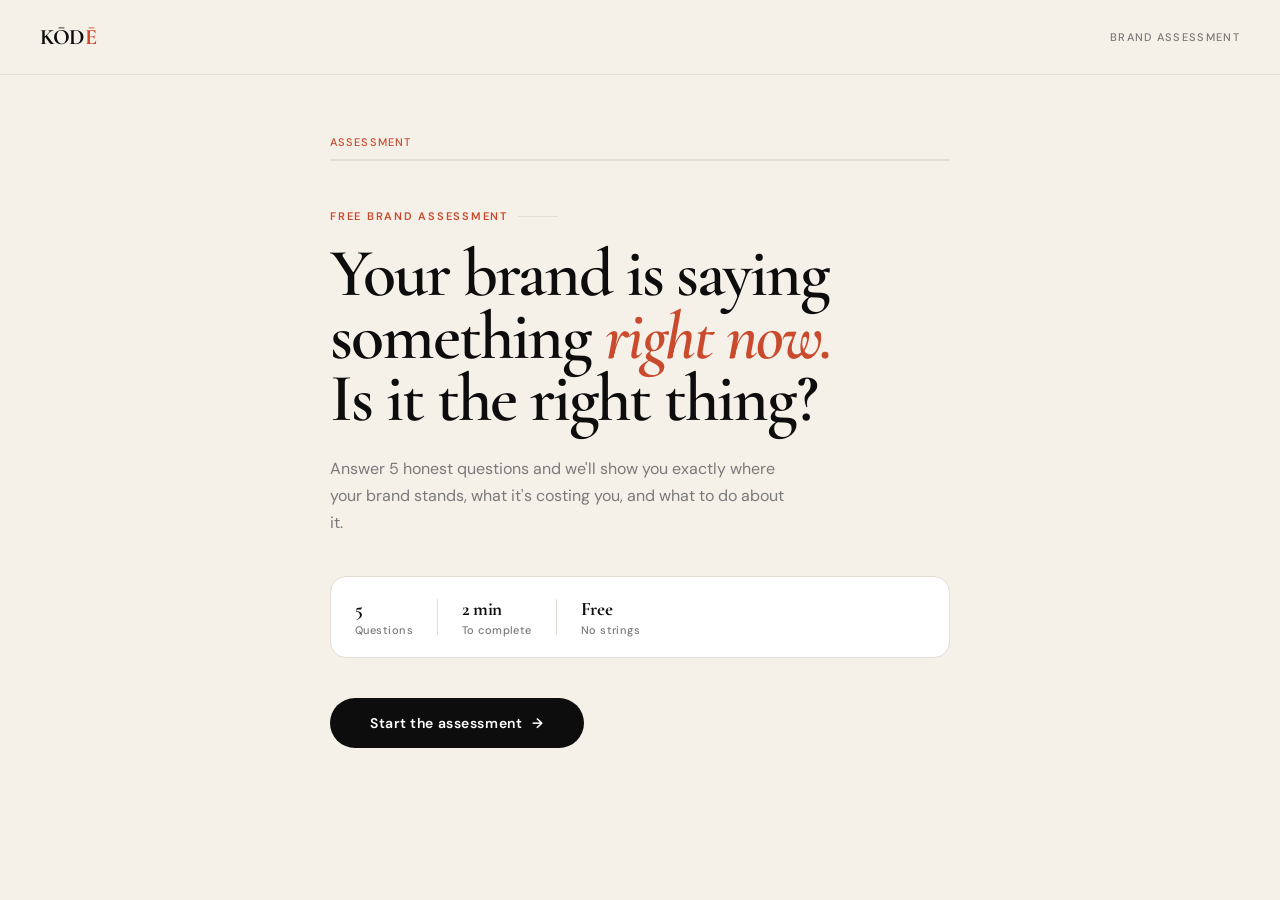
<file: public/kode-assessment.html>
﻿<!DOCTYPE html>
<html lang="en">
<head>
<meta charset="UTF-8">
<meta name="viewport" content="width=device-width, initial-scale=1.0">
<title>Brand Health Assessment — ŌDEY</title>
<link rel="preconnect" href="https://fonts.googleapis.com">
<link rel="preconnect" href="https://fonts.gstatic.com" crossorigin>
<link href="https://fonts.googleapis.com/css2?family=Cormorant+Garamond:ital,wght@0,400;0,500;0,600;0,700;1,400;1,500&family=DM+Sans:wght@300;400;500;600&display=swap" rel="stylesheet">
<style>
  :root {
    --black: #0D0D0D;
    --red: #C94A2C;
    --cream: #F5F0E8;
    --brown: #3D2C1F;
    --mid: #7A7A7A;
    --border: #E2DDD5;
    --white: #FFFFFF;
    --display: 'Cormorant Garamond', Georgia, serif;
    --body: 'DM Sans', sans-serif;
  }

  *, *::before, *::after { box-sizing: border-box; margin: 0; padding: 0; }

  html { scroll-behavior: smooth; }

  body {
    font-family: var(--body);
    background: var(--cream);
    color: var(--black);
    min-height: 100vh;
    overflow-x: hidden;
  }

  /* ── LAYOUT ─────────────────────────────── */
  .shell {
    min-height: 100vh;
    display: flex;
    flex-direction: column;
  }

  .topbar {
    padding: 24px 40px;
    display: flex;
    align-items: center;
    justify-content: space-between;
    border-bottom: 1px solid var(--border);
    background: var(--cream);
    position: sticky;
    top: 0;
    z-index: 10;
  }

  .logo {
    font-family: var(--display);
    font-weight: 700;
    font-size: 22px;
    letter-spacing: -0.02em;
    color: var(--black);
    text-decoration: none;
  }

  .logo span { color: var(--red); }

  .topbar-tag {
    font-size: 11px;
    font-weight: 500;
    letter-spacing: 0.12em;
    text-transform: uppercase;
    color: var(--mid);
  }

  .main {
    flex: 1;
    display: flex;
    align-items: flex-start;
    justify-content: center;
    padding: 60px 24px 80px;
  }

  .card {
    width: 100%;
    max-width: 620px;
  }

  /* ── PROGRESS ───────────────────────────── */
  .progress-wrap {
    margin-bottom: 48px;
  }

  .progress-meta {
    display: flex;
    justify-content: space-between;
    align-items: center;
    margin-bottom: 10px;
  }

  .progress-step {
    font-size: 11px;
    font-weight: 500;
    letter-spacing: 0.1em;
    text-transform: uppercase;
    color: var(--red);
  }

  .progress-pct {
    font-size: 11px;
    font-weight: 500;
    color: var(--mid);
    letter-spacing: 0.04em;
  }

  .bar {
    height: 2px;
    background: var(--border);
    border-radius: 2px;
    overflow: hidden;
  }

  .bar-fill {
    height: 100%;
    background: var(--red);
    border-radius: 2px;
    transition: width 0.6s cubic-bezier(0.16, 1, 0.3, 1);
    width: 0%;
  }

  /* ── SCREENS ────────────────────────────── */
  .screen { display: none; animation: fadeUp 0.5s cubic-bezier(0.16, 1, 0.3, 1) both; }
  .screen.active { display: block; }

  @keyframes fadeUp {
    from { opacity: 0; transform: translateY(20px); }
    to   { opacity: 1; transform: translateY(0); }
  }

  /* ── INTRO ──────────────────────────────── */
  .intro-eyebrow {
    font-size: 11px;
    font-weight: 600;
    letter-spacing: 0.16em;
    text-transform: uppercase;
    color: var(--red);
    margin-bottom: 20px;
    display: flex;
    align-items: center;
    gap: 10px;
  }

  .intro-eyebrow::after {
    content: '';
    display: block;
    height: 1px;
    width: 40px;
    background: var(--border);
  }

  .intro-headline {
    font-family: var(--display);
    font-size: clamp(42px, 7vw, 68px);
    font-weight: 600;
    line-height: 0.92;
    letter-spacing: -0.03em;
    color: var(--black);
    margin-bottom: 24px;
  }

  .intro-headline em {
    font-style: italic;
    color: var(--red);
  }

  .intro-body {
    font-size: 16px;
    line-height: 1.7;
    color: var(--mid);
    max-width: 460px;
    margin-bottom: 40px;
    font-weight: 400;
  }

  .intro-meta {
    display: flex;
    align-items: center;
    gap: 24px;
    margin-bottom: 40px;
    padding: 20px 24px;
    border: 1px solid var(--border);
    border-radius: 16px;
    background: var(--white);
  }

  .intro-meta-item {
    display: flex;
    flex-direction: column;
    gap: 3px;
  }

  .intro-meta-item span:first-child {
    font-size: 19px;
    font-family: var(--display);
    font-weight: 700;
    color: var(--black);
    letter-spacing: -0.02em;
  }

  .intro-meta-item span:last-child {
    font-size: 11px;
    color: var(--mid);
    font-weight: 500;
    letter-spacing: 0.04em;
  }

  .intro-meta-divider {
    width: 1px;
    height: 36px;
    background: var(--border);
  }

  /* ── QUESTION ───────────────────────────── */
  .q-number {
    font-size: 11px;
    font-weight: 600;
    letter-spacing: 0.14em;
    text-transform: uppercase;
    color: var(--red);
    margin-bottom: 16px;
  }

  .q-text {
    font-family: var(--display);
    font-size: clamp(28px, 5vw, 44px);
    font-weight: 600;
    line-height: 1.05;
    letter-spacing: -0.02em;
    color: var(--black);
    margin-bottom: 10px;
  }

  .q-sub {
    font-size: 14px;
    line-height: 1.6;
    color: var(--mid);
    margin-bottom: 32px;
  }

  /* ── OPTIONS ────────────────────────────── */
  .opts { display: flex; flex-direction: column; gap: 10px; }

  .opt {
    display: flex;
    align-items: flex-start;
    gap: 16px;
    padding: 18px 22px;
    border: 1px solid var(--border);
    border-radius: 14px;
    cursor: pointer;
    transition: all 0.2s ease;
    background: var(--white);
    position: relative;
    overflow: hidden;
  }

  .opt::before {
    content: '';
    position: absolute;
    inset: 0;
    background: #FDF7F4;
    opacity: 0;
    transition: opacity 0.2s;
  }

  .opt:hover { border-color: rgba(201,74,44,0.35); }
  .opt:hover::before { opacity: 1; }

  .opt.sel {
    border-color: var(--red);
    background: var(--white);
  }

  .opt.sel::before { opacity: 1; }

  .opt-radio {
    width: 20px;
    height: 20px;
    border-radius: 50%;
    border: 1.5px solid var(--border);
    flex-shrink: 0;
    margin-top: 1px;
    display: flex;
    align-items: center;
    justify-content: center;
    transition: all 0.2s;
    position: relative;
    z-index: 1;
  }

  .opt.sel .opt-radio {
    border-color: var(--red);
    background: var(--red);
  }

  .opt-radio-dot {
    width: 8px;
    height: 8px;
    border-radius: 50%;
    background: var(--white);
    opacity: 0;
    transform: scale(0);
    transition: all 0.2s cubic-bezier(0.34, 1.56, 0.64, 1);
  }

  .opt.sel .opt-radio-dot { opacity: 1; transform: scale(1); }

  .opt-content { position: relative; z-index: 1; }

  .opt-label {
    font-size: 15px;
    font-weight: 500;
    color: var(--black);
    line-height: 1.4;
  }

  .opt-desc {
    font-size: 13px;
    color: var(--mid);
    margin-top: 3px;
    line-height: 1.4;
    font-weight: 400;
  }

  /* ── NAV ────────────────────────────────── */
  .nav {
    display: flex;
    align-items: center;
    justify-content: space-between;
    margin-top: 32px;
  }

  .btn-back {
    background: none;
    border: none;
    font-family: var(--body);
    font-size: 13px;
    font-weight: 500;
    color: var(--mid);
    cursor: pointer;
    padding: 8px 0;
    transition: color 0.2s;
    letter-spacing: 0.02em;
  }

  .btn-back:hover { color: var(--black); }

  .btn-next {
    font-family: var(--body);
    font-size: 13px;
    font-weight: 600;
    letter-spacing: 0.04em;
    padding: 14px 32px;
    border-radius: 999px;
    border: none;
    cursor: pointer;
    transition: all 0.25s ease;
    background: var(--black);
    color: var(--white);
    opacity: 0.25;
    pointer-events: none;
  }

  .btn-next.on {
    opacity: 1;
    pointer-events: all;
  }

  .btn-next.on:hover {
    background: var(--red);
    transform: translateY(-1px);
  }

  .btn-start {
    font-family: var(--body);
    font-size: 14px;
    font-weight: 600;
    letter-spacing: 0.04em;
    padding: 16px 40px;
    border-radius: 999px;
    border: none;
    cursor: pointer;
    background: var(--black);
    color: var(--white);
    transition: all 0.25s;
    display: inline-flex;
    align-items: center;
    gap: 10px;
  }

  .btn-start:hover { background: var(--red); transform: translateY(-1px); }
  .btn-start:hover .btn-arrow { transform: translateX(3px); }

  .btn-arrow { transition: transform 0.2s; }

  /* ── RESULTS ────────────────────────────── */
  .result-top {
    display: flex;
    align-items: center;
    gap: 32px;
    margin-bottom: 40px;
    padding-bottom: 40px;
    border-bottom: 1px solid var(--border);
  }

  .ring-wrap {
    flex-shrink: 0;
    position: relative;
    width: 120px;
    height: 120px;
  }

  .ring-wrap svg { transform: rotate(-90deg); }

  .ring-score {
    position: absolute;
    inset: 0;
    display: flex;
    flex-direction: column;
    align-items: center;
    justify-content: center;
  }

  .ring-num {
    font-family: var(--display);
    font-size: 38px;
    font-weight: 700;
    color: var(--black);
    line-height: 1;
    letter-spacing: -0.04em;
  }

  .ring-label {
    font-size: 10px;
    font-weight: 600;
    letter-spacing: 0.1em;
    text-transform: uppercase;
    color: var(--mid);
  }

  .result-copy {}

  .result-eyebrow {
    font-size: 11px;
    font-weight: 600;
    letter-spacing: 0.14em;
    text-transform: uppercase;
    color: var(--red);
    margin-bottom: 8px;
  }

  .result-title {
    font-family: var(--display);
    font-size: clamp(24px, 4vw, 34px);
    font-weight: 600;
    line-height: 1.05;
    letter-spacing: -0.02em;
    color: var(--black);
    margin-bottom: 10px;
  }

  .result-desc {
    font-size: 14px;
    line-height: 1.65;
    color: var(--mid);
  }

  /* ── INSIGHTS ───────────────────────────── */
  .insights-label {
    font-size: 11px;
    font-weight: 600;
    letter-spacing: 0.12em;
    text-transform: uppercase;
    color: var(--mid);
    margin-bottom: 16px;
  }

  .insights { display: flex; flex-direction: column; gap: 12px; margin-bottom: 40px; }

  .insight {
    padding: 20px 22px;
    border-radius: 14px;
    border-left: 3px solid var(--red);
    background: var(--white);
    border-top: 1px solid var(--border);
    border-right: 1px solid var(--border);
    border-bottom: 1px solid var(--border);
    animation: fadeUp 0.5s ease both;
  }

  .insight:nth-child(2) { animation-delay: 0.1s; }
  .insight:nth-child(3) { animation-delay: 0.2s; }

  .insight-head {
    font-size: 15px;
    font-weight: 600;
    color: var(--black);
    margin-bottom: 6px;
    letter-spacing: -0.01em;
  }

  .insight-body {
    font-size: 13px;
    line-height: 1.65;
    color: var(--mid);
    font-weight: 400;
  }

  /* ── CTA BLOCK ──────────────────────────── */
  .cta-block {
    background: var(--brown);
    border-radius: 24px;
    padding: 36px 40px;
    color: var(--white);
    position: relative;
    overflow: hidden;
  }

  .cta-block::before {
    content: '';
    position: absolute;
    top: -60px; right: -60px;
    width: 200px; height: 200px;
    background: rgba(201,74,44,0.12);
    border-radius: 50%;
    pointer-events: none;
  }

  .cta-tag {
    font-size: 10px;
    font-weight: 600;
    letter-spacing: 0.16em;
    text-transform: uppercase;
    color: rgba(201,74,44,0.9);
    margin-bottom: 12px;
  }

  .cta-head {
    font-family: var(--display);
    font-size: clamp(24px, 4vw, 34px);
    font-weight: 600;
    line-height: 1.05;
    letter-spacing: -0.02em;
    color: var(--white);
    margin-bottom: 10px;
  }

  .cta-sub {
    font-size: 14px;
    line-height: 1.6;
    color: rgba(255,255,255,0.5);
    margin-bottom: 28px;
    max-width: 400px;
  }

  .cta-actions { display: flex; flex-wrap: wrap; gap: 12px; align-items: center; }

  .cta-btn-primary {
    font-family: var(--body);
    font-size: 13px;
    font-weight: 600;
    letter-spacing: 0.04em;
    padding: 14px 28px;
    border-radius: 999px;
    border: none;
    cursor: pointer;
    background: var(--red);
    color: var(--white);
    transition: all 0.2s;
    text-decoration: none;
    display: inline-flex;
    align-items: center;
    gap: 8px;
  }

  .cta-btn-primary:hover { background: #a8391e; transform: translateY(-1px); }

  .cta-btn-secondary {
    font-family: var(--body);
    font-size: 13px;
    font-weight: 500;
    color: rgba(255,255,255,0.45);
    cursor: pointer;
    background: none;
    border: none;
    padding: 14px 4px;
    transition: color 0.2s;
    text-decoration: none;
  }

  .cta-btn-secondary:hover { color: rgba(255,255,255,0.8); }

  .restart-btn {
    display: block;
    margin: 20px auto 0;
    background: none;
    border: none;
    font-family: var(--body);
    font-size: 12px;
    color: var(--mid);
    cursor: pointer;
    padding: 6px 0;
    transition: color 0.2s;
  }

  .restart-btn:hover { color: var(--black); }

  /* ── RESPONSIVE ─────────────────────────── */
  @media (max-width: 600px) {
    .topbar { padding: 18px 20px; }
    .main { padding: 40px 20px 60px; }

    .intro-meta { flex-wrap: wrap; gap: 16px; }
    .intro-meta-divider { display: none; }

    .result-top { flex-direction: column; align-items: flex-start; gap: 20px; }
    .cta-block { padding: 28px 24px; }
  }
</style>
</head>
<body>

<div class="shell">

  <!-- TOP BAR -->
  <header class="topbar">
    <a href="#" class="logo">KŌD<span>Ē</span></a>
    <span class="topbar-tag">Brand Assessment</span>
  </header>

  <!-- MAIN -->
  <main class="main">
    <div class="card">

      <!-- PROGRESS -->
      <div class="progress-wrap" id="prog-wrap">
        <div class="progress-meta">
          <span class="progress-step" id="prog-label">Assessment</span>
          <span class="progress-pct" id="prog-pct"></span>
        </div>
        <div class="bar"><div class="bar-fill" id="bar"></div></div>
      </div>

      <!-- ── SCREEN 0: INTRO ── -->
      <div class="screen active" id="s0">
        <div class="intro-eyebrow">Free brand assessment</div>
        <h1 class="intro-headline">
          Your brand is saying<br>something <em>right now.</em><br>Is it the right thing?
        </h1>
        <p class="intro-body">
          Answer 5 honest questions and we'll show you exactly where your brand stands, what it's costing you, and what to do about it.
        </p>
        <div class="intro-meta">
          <div class="intro-meta-item">
            <span>5</span>
            <span>Questions</span>
          </div>
          <div class="intro-meta-divider"></div>
          <div class="intro-meta-item">
            <span>2 min</span>
            <span>To complete</span>
          </div>
          <div class="intro-meta-divider"></div>
          <div class="intro-meta-item">
            <span>Free</span>
            <span>No strings</span>
          </div>
        </div>
        <button class="btn-start" onclick="goTo(1)">
          Start the assessment
          <span class="btn-arrow">→</span>
        </button>
      </div>

      <!-- ── SCREEN 1 ── -->
      <div class="screen" id="s1">
        <div class="q-number">Question 1 of 5</div>
        <h2 class="q-text">Where is your business right now?</h2>
        <p class="q-sub">This calibrates what your brand actually needs at this stage.</p>
        <div class="opts" id="q1-opts">
          <div class="opt" data-q="1" data-v="10" onclick="pick(this)">
            <div class="opt-radio"><div class="opt-radio-dot"></div></div>
            <div class="opt-content">
              <div class="opt-label">Pre-launch or just starting out</div>
              <div class="opt-desc">Building or about to launch</div>
            </div>
          </div>
          <div class="opt" data-q="1" data-v="25" onclick="pick(this)">
            <div class="opt-radio"><div class="opt-radio-dot"></div></div>
            <div class="opt-content">
              <div class="opt-label">Early stage — under 2 years</div>
              <div class="opt-desc">First clients, first revenue, building momentum</div>
            </div>
          </div>
          <div class="opt" data-q="1" data-v="40" onclick="pick(this)">
            <div class="opt-radio"><div class="opt-radio-dot"></div></div>
            <div class="opt-content">
              <div class="opt-label">Growing — 2 to 5 years in</div>
              <div class="opt-desc">Proven concept, now scaling</div>
            </div>
          </div>
          <div class="opt" data-q="1" data-v="50" onclick="pick(this)">
            <div class="opt-radio"><div class="opt-radio-dot"></div></div>
            <div class="opt-content">
              <div class="opt-label">Established — 5+ years</div>
              <div class="opt-desc">Track record built, brand hasn't kept up with growth</div>
            </div>
          </div>
        </div>
        <div class="nav">
          <button class="btn-back" onclick="goTo(0)">← Back</button>
          <button class="btn-next" id="n1" onclick="goTo(2)">Continue →</button>
        </div>
      </div>

      <!-- ── SCREEN 2 ── -->
      <div class="screen" id="s2">
        <div class="q-number">Question 2 of 5</div>
        <h2 class="q-text">What's your biggest brand problem?</h2>
        <p class="q-sub">Be honest — this is where most of the value comes from.</p>
        <div class="opts" id="q2-opts">
          <div class="opt" data-q="2" data-v="15" onclick="pick(this)">
            <div class="opt-radio"><div class="opt-radio-dot"></div></div>
            <div class="opt-content">
              <div class="opt-label">I don't really have a brand yet</div>
              <div class="opt-desc">Freelancer logo, Canva design, or nothing at all</div>
            </div>
          </div>
          <div class="opt" data-q="2" data-v="30" onclick="pick(this)">
            <div class="opt-radio"><div class="opt-radio-dot"></div></div>
            <div class="opt-content">
              <div class="opt-label">My brand doesn't reflect the quality of my work</div>
              <div class="opt-desc">We're better than we look</div>
            </div>
          </div>
          <div class="opt" data-q="2" data-v="25" onclick="pick(this)">
            <div class="opt-radio"><div class="opt-radio-dot"></div></div>
            <div class="opt-content">
              <div class="opt-label">I'm embarrassed showing it to investors or enterprise clients</div>
              <div class="opt-desc">The brand is actively costing us deals</div>
            </div>
          </div>
          <div class="opt" data-q="2" data-v="40" onclick="pick(this)">
            <div class="opt-radio"><div class="opt-radio-dot"></div></div>
            <div class="opt-content">
              <div class="opt-label">The brand exists but it's not converting</div>
              <div class="opt-desc">People aren't taking it seriously enough</div>
            </div>
          </div>
          <div class="opt" data-q="2" data-v="45" onclick="pick(this)">
            <div class="opt-radio"><div class="opt-radio-dot"></div></div>
            <div class="opt-content">
              <div class="opt-label">We've outgrown our brand — it no longer fits</div>
              <div class="opt-desc">Business has evolved, the brand hasn't kept up</div>
            </div>
          </div>
        </div>
        <div class="nav">
          <button class="btn-back" onclick="goTo(1)">← Back</button>
          <button class="btn-next" id="n2" onclick="goTo(3)">Continue →</button>
        </div>
      </div>

      <!-- ── SCREEN 3 ── -->
      <div class="screen" id="s3">
        <div class="q-number">Question 3 of 5</div>
        <h2 class="q-text">Walking into a big meeting — how do you feel about your brand?</h2>
        <p class="q-sub">Investor pitch. Enterprise client. Partnership conversation. Be honest.</p>
        <div class="opts" id="q3-opts">
          <div class="opt" data-q="3" data-v="85" onclick="pick(this)">
            <div class="opt-radio"><div class="opt-radio-dot"></div></div>
            <div class="opt-content">
              <div class="opt-label">Confident — my brand holds its own in any room</div>
            </div>
          </div>
          <div class="opt" data-q="3" data-v="50" onclick="pick(this)">
            <div class="opt-radio"><div class="opt-radio-dot"></div></div>
            <div class="opt-content">
              <div class="opt-label">Nervous — I'd rather not show the deck</div>
              <div class="opt-desc">I know it's not quite there yet</div>
            </div>
          </div>
          <div class="opt" data-q="3" data-v="25" onclick="pick(this)">
            <div class="opt-radio"><div class="opt-radio-dot"></div></div>
            <div class="opt-content">
              <div class="opt-label">Embarrassed — it genuinely holds us back</div>
              <div class="opt-desc">I've lost opportunities because of how we look</div>
            </div>
          </div>
          <div class="opt" data-q="3" data-v="10" onclick="pick(this)">
            <div class="opt-radio"><div class="opt-radio-dot"></div></div>
            <div class="opt-content">
              <div class="opt-label">We don't have a brand — I wing it every time</div>
            </div>
          </div>
        </div>
        <div class="nav">
          <button class="btn-back" onclick="goTo(2)">← Back</button>
          <button class="btn-next" id="n3" onclick="goTo(4)">Continue →</button>
        </div>
      </div>

      <!-- ── SCREEN 4 ── -->
      <div class="screen" id="s4">
        <div class="q-number">Question 4 of 5</div>
        <h2 class="q-text">Compared to your strongest competitor — your brand looks...</h2>
        <p class="q-sub">Think of the one competitor you most want to beat.</p>
        <div class="opts" id="q4-opts">
          <div class="opt" data-q="4" data-v="80" onclick="pick(this)">
            <div class="opt-radio"><div class="opt-radio-dot"></div></div>
            <div class="opt-content">
              <div class="opt-label">Better — we clearly outclass them visually</div>
              <div class="opt-desc">Our brand is a real competitive advantage</div>
            </div>
          </div>
          <div class="opt" data-q="4" data-v="55" onclick="pick(this)">
            <div class="opt-radio"><div class="opt-radio-dot"></div></div>
            <div class="opt-content">
              <div class="opt-label">About the same — neither of us stands out</div>
              <div class="opt-desc">The whole category looks similar</div>
            </div>
          </div>
          <div class="opt" data-q="4" data-v="30" onclick="pick(this)">
            <div class="opt-radio"><div class="opt-radio-dot"></div></div>
            <div class="opt-content">
              <div class="opt-label">Worse — they look more professional</div>
              <div class="opt-desc">And I think it's affecting how clients choose</div>
            </div>
          </div>
          <div class="opt" data-q="4" data-v="35" onclick="pick(this)">
            <div class="opt-radio"><div class="opt-radio-dot"></div></div>
            <div class="opt-content">
              <div class="opt-label">I honestly avoid comparing — it's uncomfortable</div>
            </div>
          </div>
        </div>
        <div class="nav">
          <button class="btn-back" onclick="goTo(3)">← Back</button>
          <button class="btn-next" id="n4" onclick="goTo(5)">Continue →</button>
        </div>
      </div>

      <!-- ── SCREEN 5 ── -->
      <div class="screen" id="s5">
        <div class="q-number">Question 5 of 5</div>
        <h2 class="q-text">What matters most in the next 12 months?</h2>
        <p class="q-sub">Your goal shapes what your brand needs to do for you right now.</p>
        <div class="opts" id="q5-opts">
          <div class="opt" data-q="5" data-v="fund" onclick="pick(this)">
            <div class="opt-radio"><div class="opt-radio-dot"></div></div>
            <div class="opt-content">
              <div class="opt-label">Raise funding or attract serious investors</div>
            </div>
          </div>
          <div class="opt" data-q="5" data-v="clients" onclick="pick(this)">
            <div class="opt-radio"><div class="opt-radio-dot"></div></div>
            <div class="opt-content">
              <div class="opt-label">Win bigger, higher-paying clients</div>
            </div>
          </div>
          <div class="opt" data-q="5" data-v="expand" onclick="pick(this)">
            <div class="opt-radio"><div class="opt-radio-dot"></div></div>
            <div class="opt-content">
              <div class="opt-label">Expand to new markets or go international</div>
            </div>
          </div>
          <div class="opt" data-q="5" data-v="hire" onclick="pick(this)">
            <div class="opt-radio"><div class="opt-radio-dot"></div></div>
            <div class="opt-content">
              <div class="opt-label">Scale the team and attract top talent</div>
            </div>
          </div>
          <div class="opt" data-q="5" data-v="launch" onclick="pick(this)">
            <div class="opt-radio"><div class="opt-radio-dot"></div></div>
            <div class="opt-content">
              <div class="opt-label">Launch a new product, service, or vertical</div>
            </div>
          </div>
        </div>
        <div class="nav">
          <button class="btn-back" onclick="goTo(4)">← Back</button>
          <button class="btn-next" id="n5" onclick="showResult()">See my brand score →</button>
        </div>
      </div>

      <!-- ── SCREEN RESULT ── -->
      <div class="screen" id="s-result">

        <div class="result-top">
          <div class="ring-wrap">
            <svg width="120" height="120" viewBox="0 0 120 120">
              <circle cx="60" cy="60" r="50" fill="none" stroke="#E2DDD5" stroke-width="7"/>
              <circle cx="60" cy="60" r="50" fill="none" stroke="#C94A2C" stroke-width="7"
                stroke-linecap="round"
                stroke-dasharray="314.16"
                stroke-dashoffset="314.16"
                id="ring" style="transition: stroke-dashoffset 1.4s cubic-bezier(0.16,1,0.3,1)"/>
            </svg>
            <div class="ring-score">
              <div class="ring-num" id="ring-num">0</div>
              <div class="ring-label">/ 100</div>
            </div>
          </div>
          <div class="result-copy">
            <div class="result-eyebrow" id="r-eyebrow">Your brand health score</div>
            <div class="result-title" id="r-title"></div>
            <div class="result-desc" id="r-desc"></div>
          </div>
        </div>

        <p class="insights-label">What we found</p>
        <div class="insights" id="insights"></div>

        <div class="cta-block">
          <div class="cta-tag">Recommended next step</div>
          <div class="cta-head" id="cta-head"></div>
          <div class="cta-sub" id="cta-sub"></div>
          <div class="cta-actions">
            <a href="https://kode.com.ng/brand-audit" class="cta-btn-primary">
              Book my brand audit →
            </a>
            <a href="https://kode.com.ng/contact" class="cta-btn-secondary">
              Or start a conversation
            </a>
          </div>
        </div>

        <button class="restart-btn" onclick="restart()">Retake the assessment</button>
      </div>

    </div>
  </main>
</div>

<script>
  const answers = {};

  const SCREENS = ['s0','s1','s2','s3','s4','s5','s-result'];
  const PROG_LABELS = ['','1 of 5','2 of 5','3 of 5','4 of 5','5 of 5','Complete'];
  const PROG_PCTS = [0, 20, 40, 60, 80, 100, 100];

  function goTo(n) {
    SCREENS.forEach(id => document.getElementById(id).classList.remove('active'));
    document.getElementById(SCREENS[n]).classList.add('active');
    window.scrollTo({ top: 0, behavior: 'smooth' });

    const label = PROG_LABELS[n];
    const pct = PROG_PCTS[n];
    document.getElementById('prog-label').textContent = label || 'Brand Assessment';
    document.getElementById('prog-pct').textContent = label ? pct + '%' : '';
    document.getElementById('bar').style.width = pct + '%';
  }

  function pick(el) {
    const q = el.dataset.q;
    document.querySelectorAll('[data-q="' + q + '"]').forEach(o => o.classList.remove('sel'));
    el.classList.add('sel');
    answers[q] = { v: el.dataset.v };
    const btn = document.getElementById('n' + q);
    if (btn) btn.classList.add('on');
  }

  function showResult() {
    if (!answers[5]) return;

    const q2 = parseFloat(answers[2].v) || 30;
    const q3 = parseFloat(answers[3].v) || 30;
    const q4 = parseFloat(answers[4].v) || 40;

    const raw = Math.round(q2 * 0.3 + q3 * 0.4 + q4 * 0.3);
    const score = Math.min(92, Math.max(10, raw));

    goTo(6);

    setTimeout(() => { animateScore(score); animateRing(score); }, 300);

    let title, desc;
    if (score < 35) {
      title = 'Brand in critical condition';
      desc = 'Your brand is actively working against you. Every room you walk into, every link you send — the brand is costing you trust, deals, and money. The gap between your ability and how you appear is your biggest business problem right now.';
    } else if (score < 52) {
      title = 'Brand needs serious attention';
      desc = 'You have a brand, but it has real gaps that are limiting how seriously you\'re taken. Clients and investors are making judgments before you even open your mouth — and the brand isn\'t making the case for you.';
    } else if (score < 70) {
      title = 'Brand is functional but not working hard enough';
      desc = 'Your brand holds its own, but it\'s not a competitive advantage. At this stage of your growth, "fine" is the ceiling — and it shouldn\'t be. Your brand should be actively winning you rooms, not just surviving them.';
    } else {
      title = 'Brand has a strong foundation';
      desc = 'You have something solid. The question now is whether it\'s keeping pace with your ambition — and whether it\'s genuinely differentiating you or just keeping you in the game. Good brands get better or get overtaken.';
    }

    document.getElementById('r-title').textContent = title;
    document.getElementById('r-desc').textContent = desc;

    const goal = answers[5] ? answers[5].v : '';
    const q3v = parseFloat(answers[3] ? answers[3].v : 50);
    const q4v = parseFloat(answers[4] ? answers[4].v : 50);
    const challenge = answers[2] ? answers[2].v : '30';

    const insightsEl = document.getElementById('insights');
    insightsEl.innerHTML = '';
    buildInsights(score, goal, q3v, q4v, challenge).forEach(ins => {
      insightsEl.innerHTML += `
        <div class="insight">
          <div class="insight-head">${ins.head}</div>
          <div class="insight-body">${ins.body}</div>
        </div>`;
    });

    const ctaHead = score < 55
      ? 'Start with a Brand Audit'
      : 'See exactly what to sharpen';
    const ctaSub = score < 55
      ? 'A 48-hour deep review of your brand across every touchpoint — with a specific roadmap for what to fix first. No fluff. No vague recommendations.'
      : 'A 48-hour brand review that pinpoints the exact gaps between where your brand is and where your ambition is heading.';
    document.getElementById('cta-head').textContent = ctaHead;
    document.getElementById('cta-sub').textContent = ctaSub;
  }

  function buildInsights(score, goal, q3v, q4v, challenge) {
    const pool = [];

    if (q3v <= 25) {
      pool.push({
        head: 'Your brand is costing you deals in real time',
        body: 'When you\'re embarrassed walking into rooms, that energy transmits — and sophisticated clients and investors pick it up. A confident brand isn\'t vanity. It\'s a business tool that either opens doors or closes them before you speak.'
      });
    } else if (q3v <= 50) {
      pool.push({
        head: 'That nervousness is costing you money',
        body: 'The gap between how good your work is and how good your brand looks is a revenue gap. Every time you hesitate before sending someone your link, that\'s a signal. Clients and investors read it too.'
      });
    } else {
      pool.push({
        head: 'Confidence is an advantage — protect it',
        body: 'A brand that makes you proud in rooms is a compounding asset. As your business grows, your brand needs to grow at the same pace — or faster. Confident brands attract confident clients.'
      });
    }

    if (q4v <= 35) {
      pool.push({
        head: 'Your competitor has a positioning advantage',
        body: 'When your brand looks weaker, you\'ve already lost part of the deal before the conversation starts. Brand is the first impression — and first impressions compound across every decision a client makes. Closing this gap is the fastest leverage available to you.'
      });
    } else if (q4v <= 55) {
      pool.push({
        head: 'Looking the same is the same as losing',
        body: 'In a crowded category, parity is not a safe position — it\'s a losing one. When brands look similar, price becomes the differentiator. The moment your brand is unmistakably distinct, pricing conversations change.'
      });
    }

    if (challenge === '15' || challenge === '10') {
      pool.push({
        head: 'Starting from scratch is actually an advantage',
        body: 'Building a brand from the ground up means no baggage, no legacy decisions to undo. Done right, you get to enter the market looking exactly as serious as you intend to be — from day one.'
      });
    } else if (challenge === '30') {
      pool.push({
        head: 'You\'re over-delivering and under-presenting',
        body: 'Your work is stronger than your brand. That\'s actually the best starting point — because the gap between your quality and your brand\'s quality is a fixable, visible transformation. Not a rebuild. A revelation.'
      });
    } else if (challenge === '45') {
      pool.push({
        head: 'An outgrown brand is a ceiling, not a foundation',
        body: 'Businesses that grow faster than their brand eventually hit a wall. The identity that got you here won\'t get you there. A strategic rebrand at the right moment is one of the highest-leverage investments a growing company can make.'
      });
    }

    if (goal === 'fund') {
      pool.push({
        head: 'Investors read your brand before they read your deck',
        body: 'Sophisticated investors make first-impression judgments before you reach slide three. A brand that signals clarity, taste, and self-awareness opens rooms that a weak brand closes — before you even get to the numbers.'
      });
    } else if (goal === 'clients') {
      pool.push({
        head: 'Premium clients expect a premium brand',
        body: 'The clients you\'re trying to win are already making brand judgments about the brands they work with. If you want to command premium rates, every touchpoint — from your Instagram to your invoice — needs to feel premium.'
      });
    } else if (goal === 'expand') {
      pool.push({
        head: 'Expansion exposes brand weakness fast',
        body: 'New markets mean your brand has to work without the benefit of existing relationships and context. A brand built for Lagos needs to hold its own in London, New York, or Nairobi without you in the room to explain it.'
      });
    } else if (goal === 'hire') {
      pool.push({
        head: 'Talent evaluates your brand before they apply',
        body: 'The best candidates are choosing between multiple opportunities. A brand that communicates culture, vision, and ambition attracts the people who will build the thing — not just fill the role.'
      });
    } else if (goal === 'launch') {
      pool.push({
        head: 'New products inherit your brand\'s reputation',
        body: 'Whatever you launch next will be judged through the lens of your existing brand. A strong brand architecture makes every new product launch easier, faster, and more trusted. A weak one creates doubt before you\'ve said a word.'
      });
    }

    return pool.slice(0, 3);
  }

  function animateScore(target) {
    let n = 0;
    const el = document.getElementById('ring-num');
    const step = target / 50;
    const timer = setInterval(() => {
      n = Math.min(n + step, target);
      el.textContent = Math.round(n);
      if (n >= target) clearInterval(timer);
    }, 20);
  }

  function animateRing(score) {
    const circ = 314.16;
    const offset = circ - (circ * score / 100);
    setTimeout(() => {
      document.getElementById('ring').style.strokeDashoffset = offset;
    }, 100);
  }

  function restart() {
    Object.keys(answers).forEach(k => delete answers[k]);
    document.querySelectorAll('.opt').forEach(o => o.classList.remove('sel'));
    document.querySelectorAll('.btn-next').forEach(b => b.classList.remove('on'));
    document.getElementById('ring').style.transition = 'none';
    document.getElementById('ring').style.strokeDashoffset = '314.16';
    document.getElementById('ring-num').textContent = '0';
    goTo(0);
  }
</script>
</body>
</html>
</file>
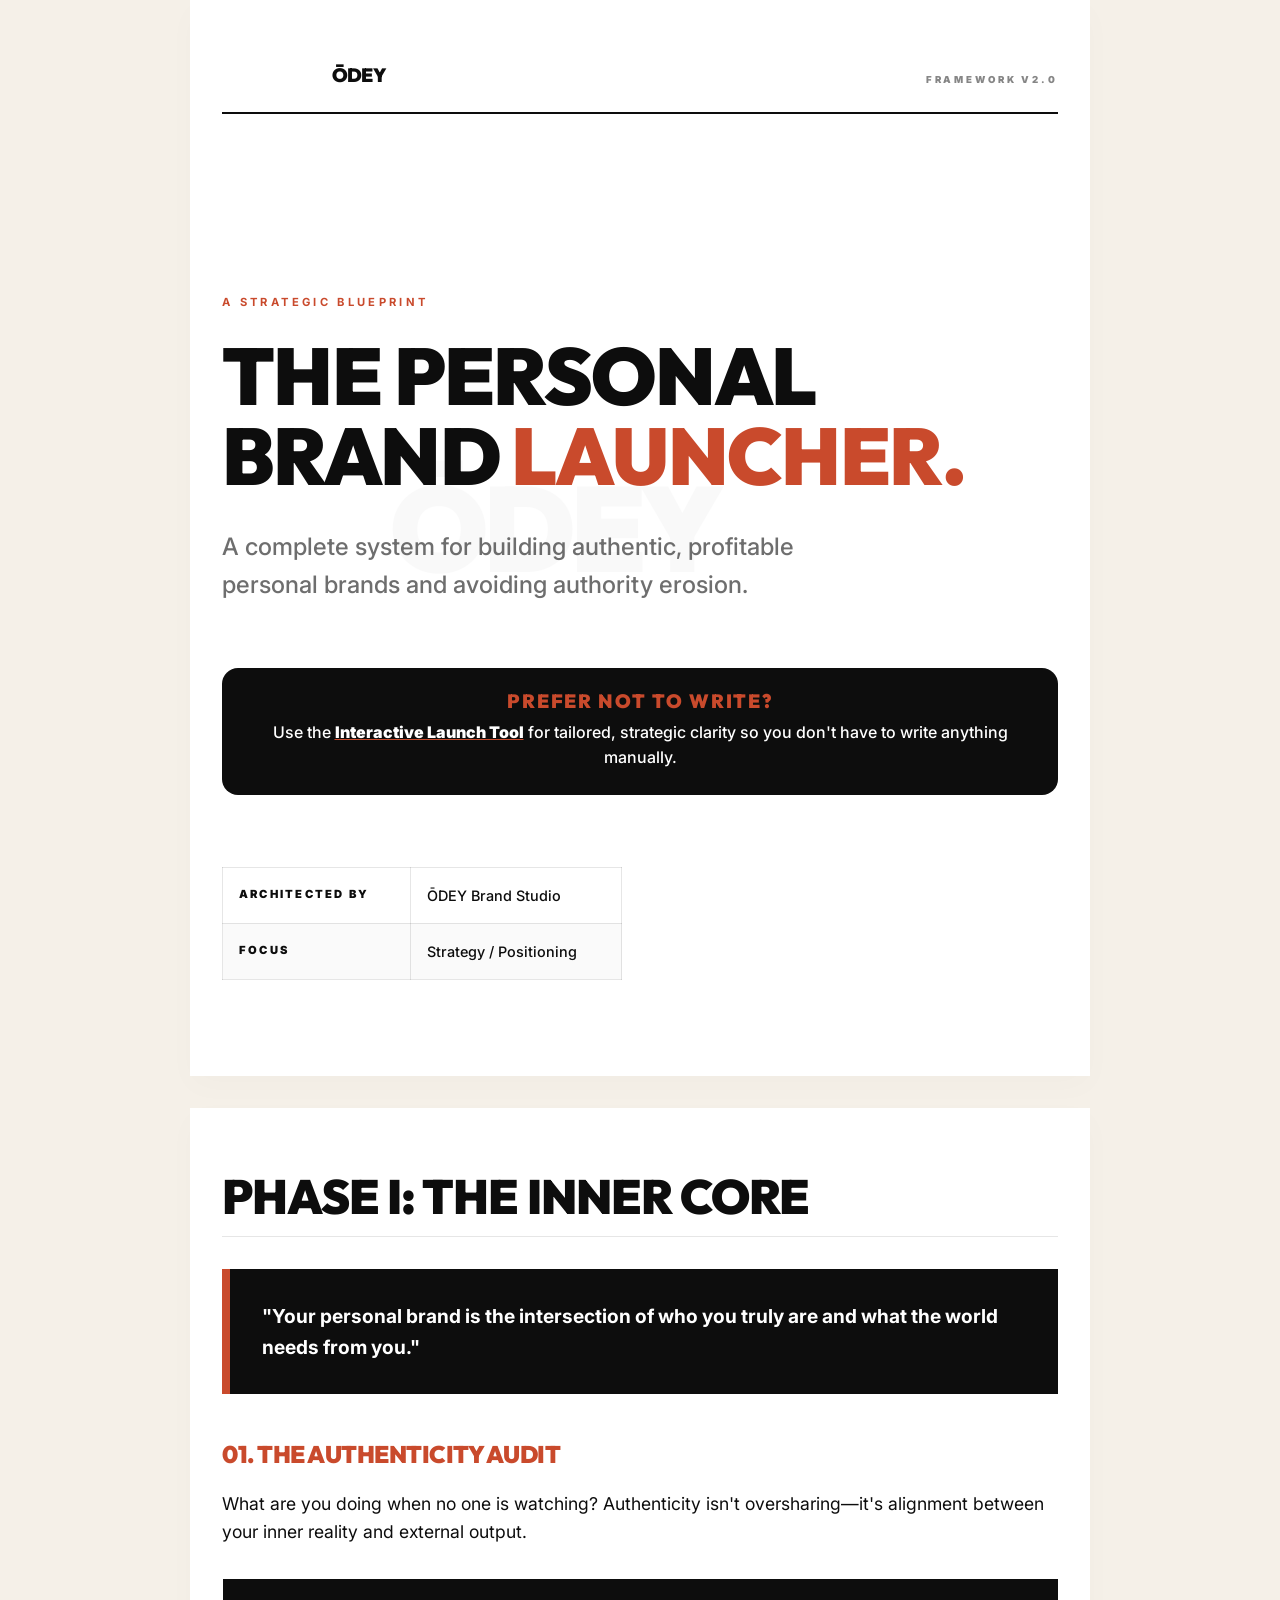
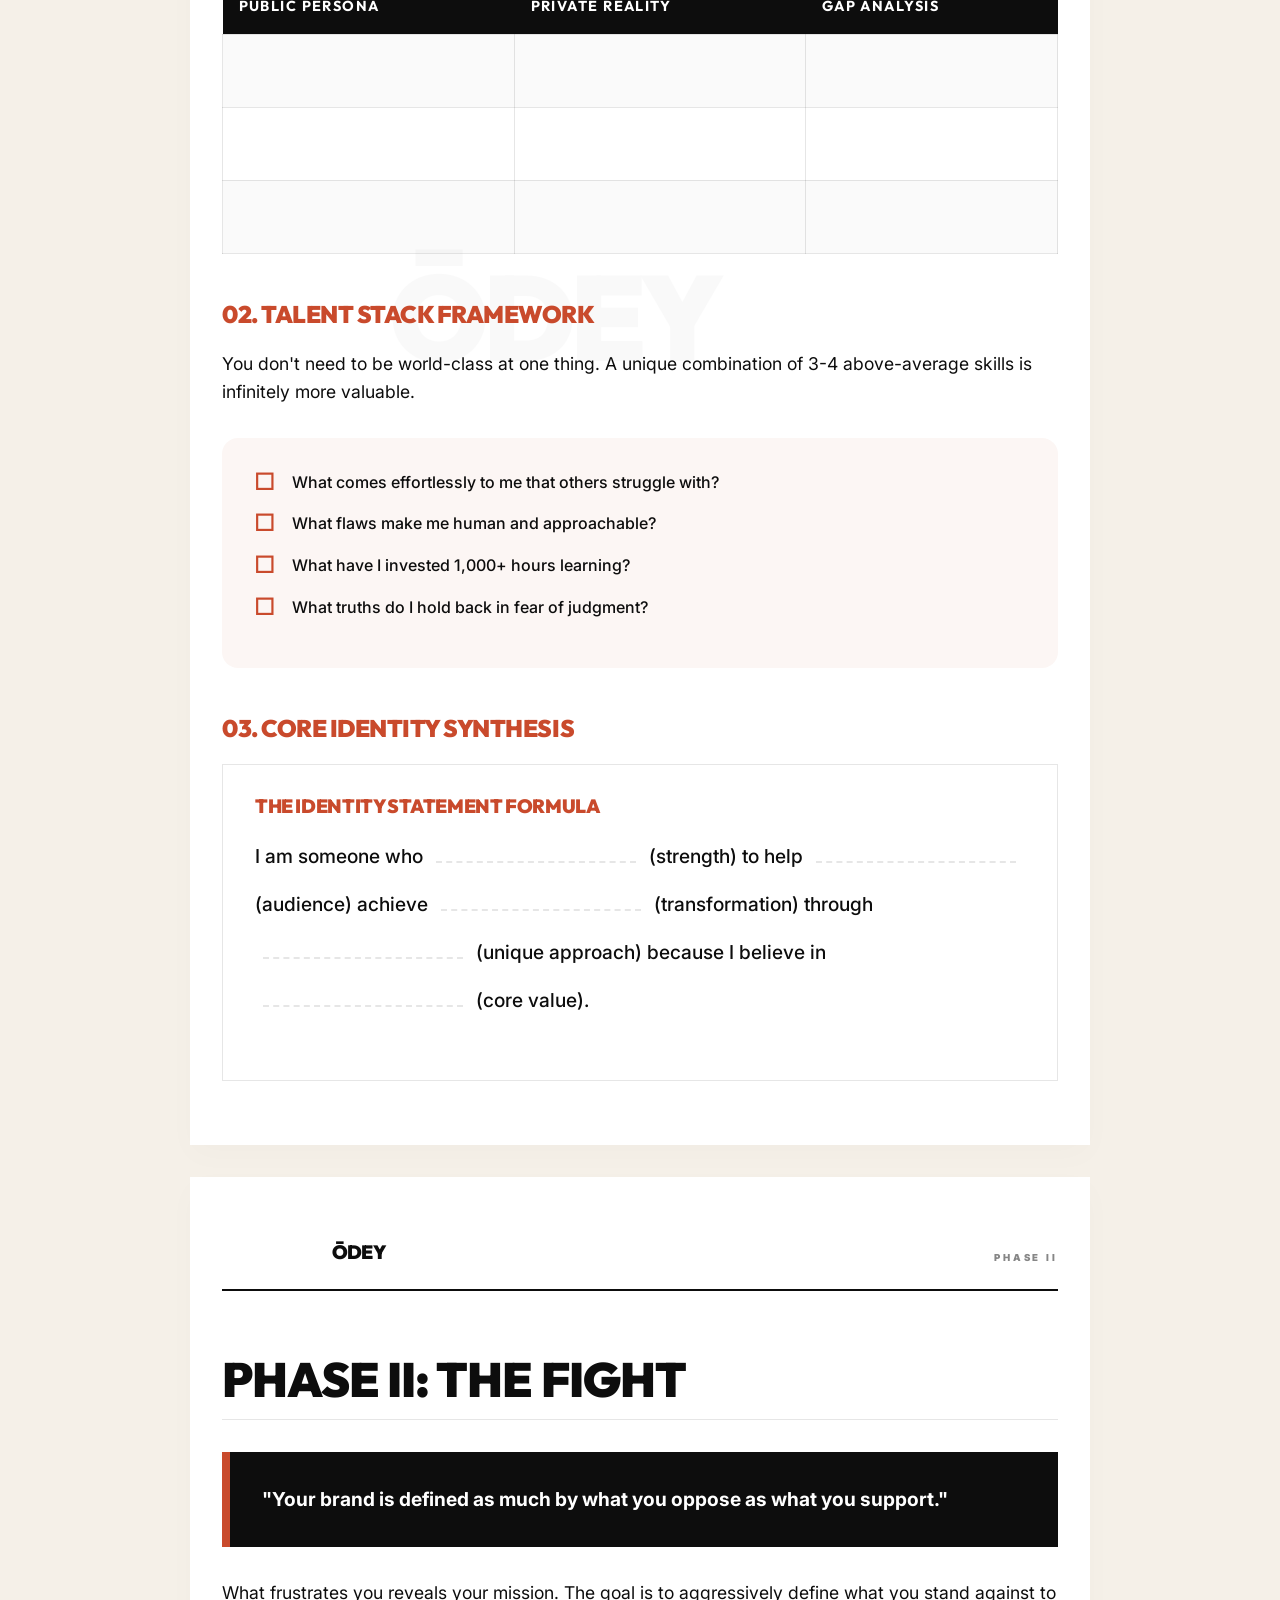
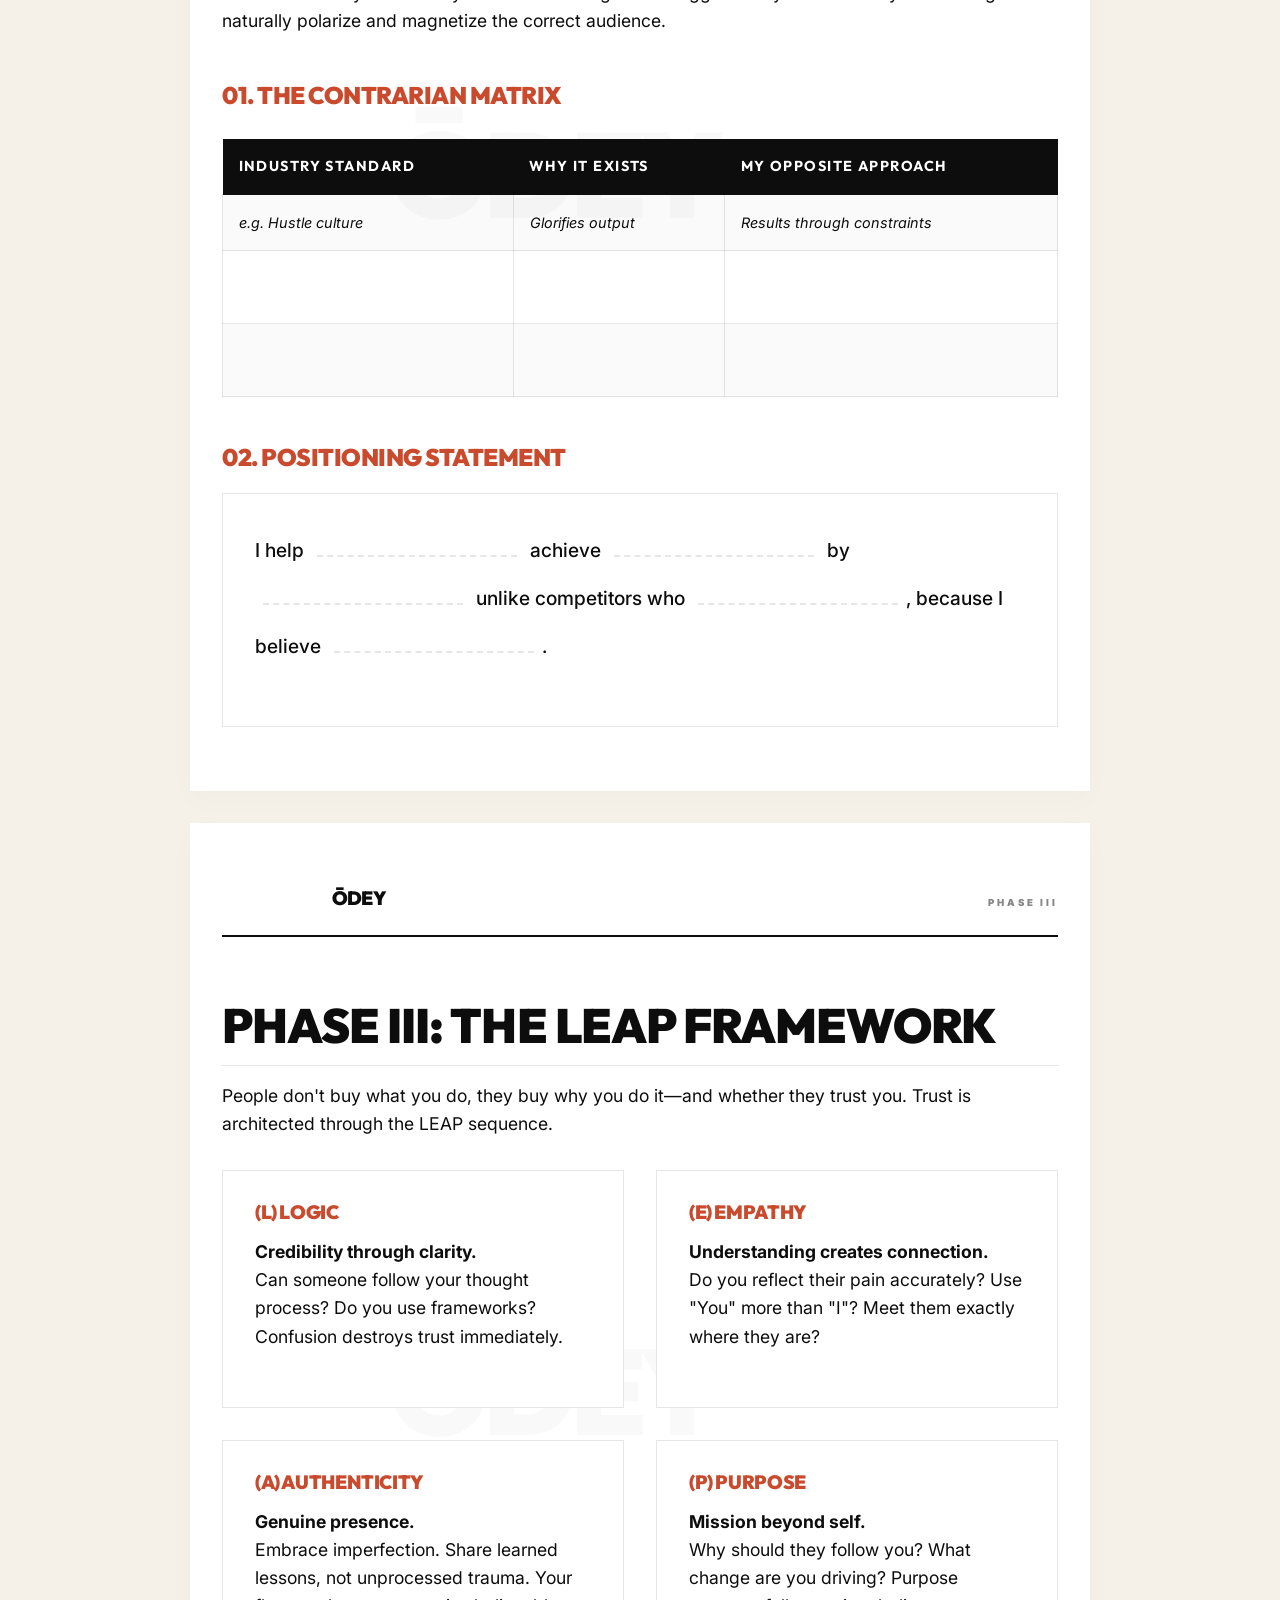
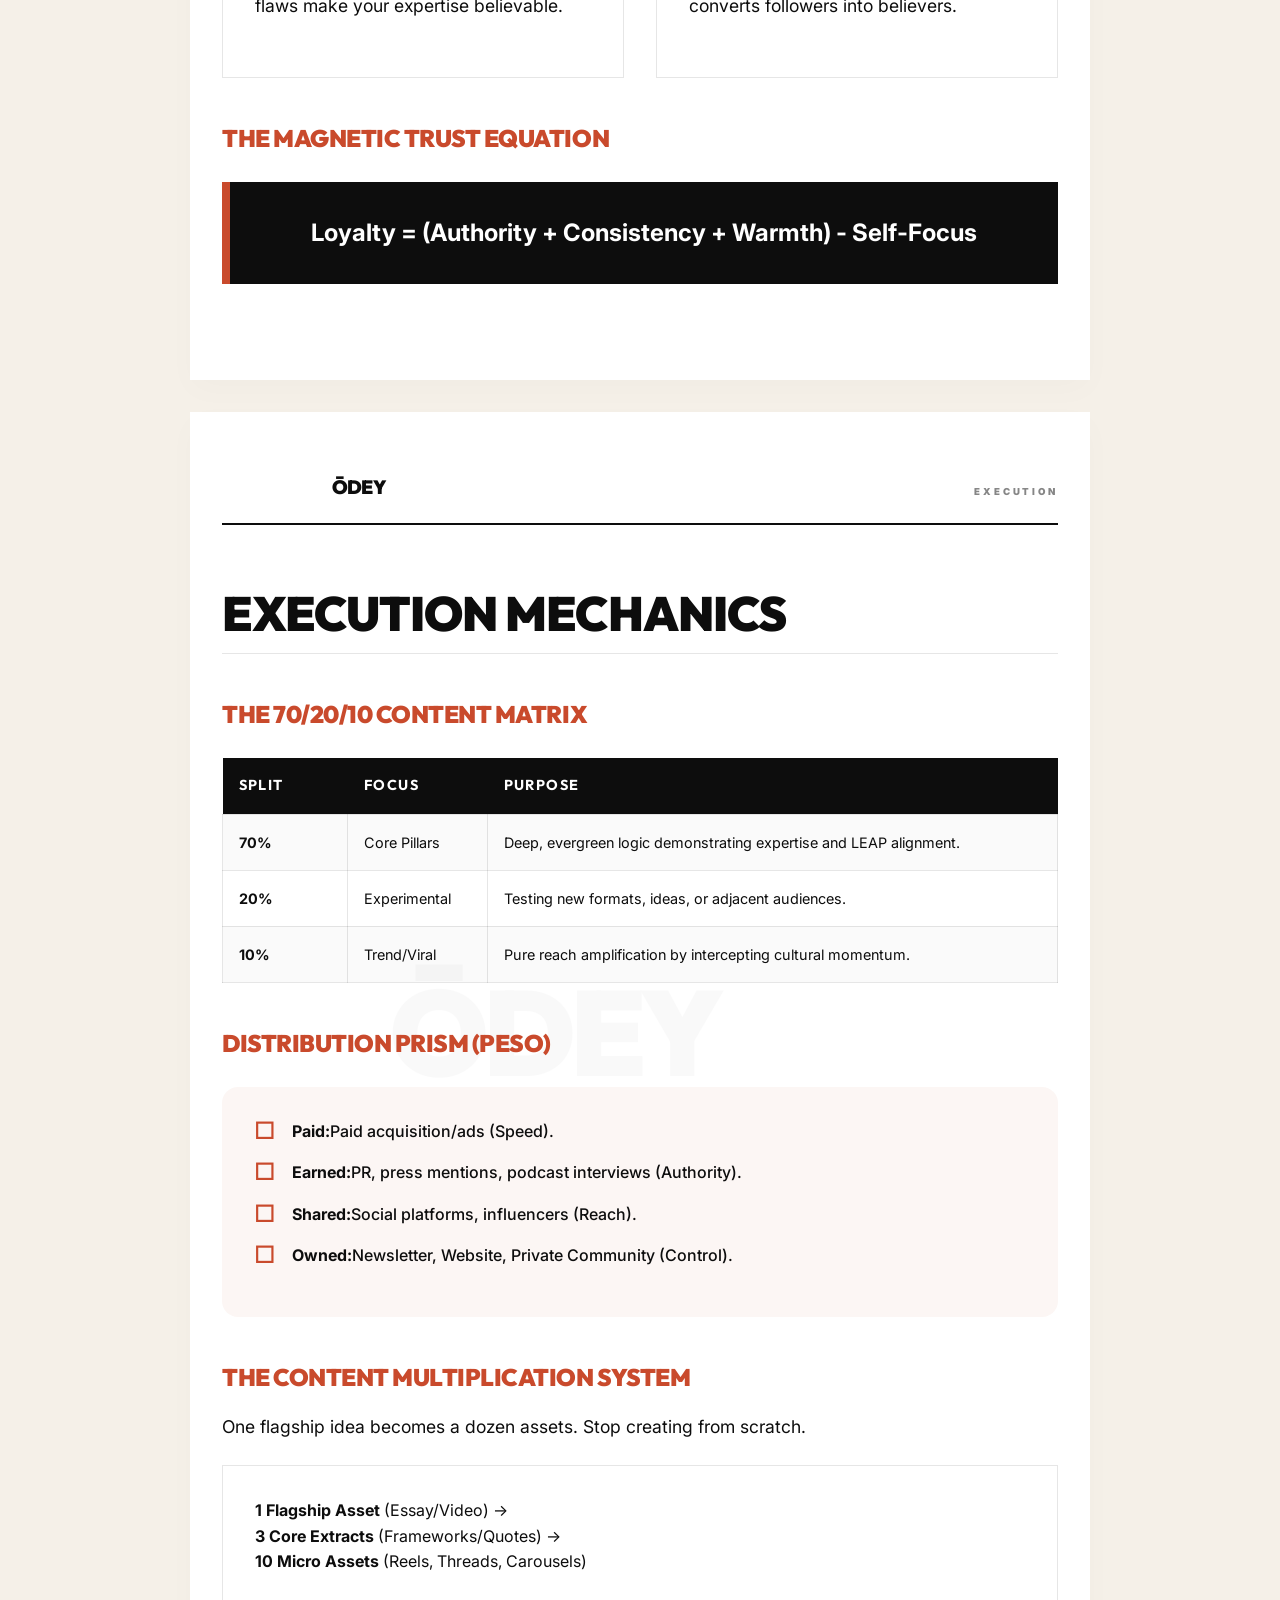
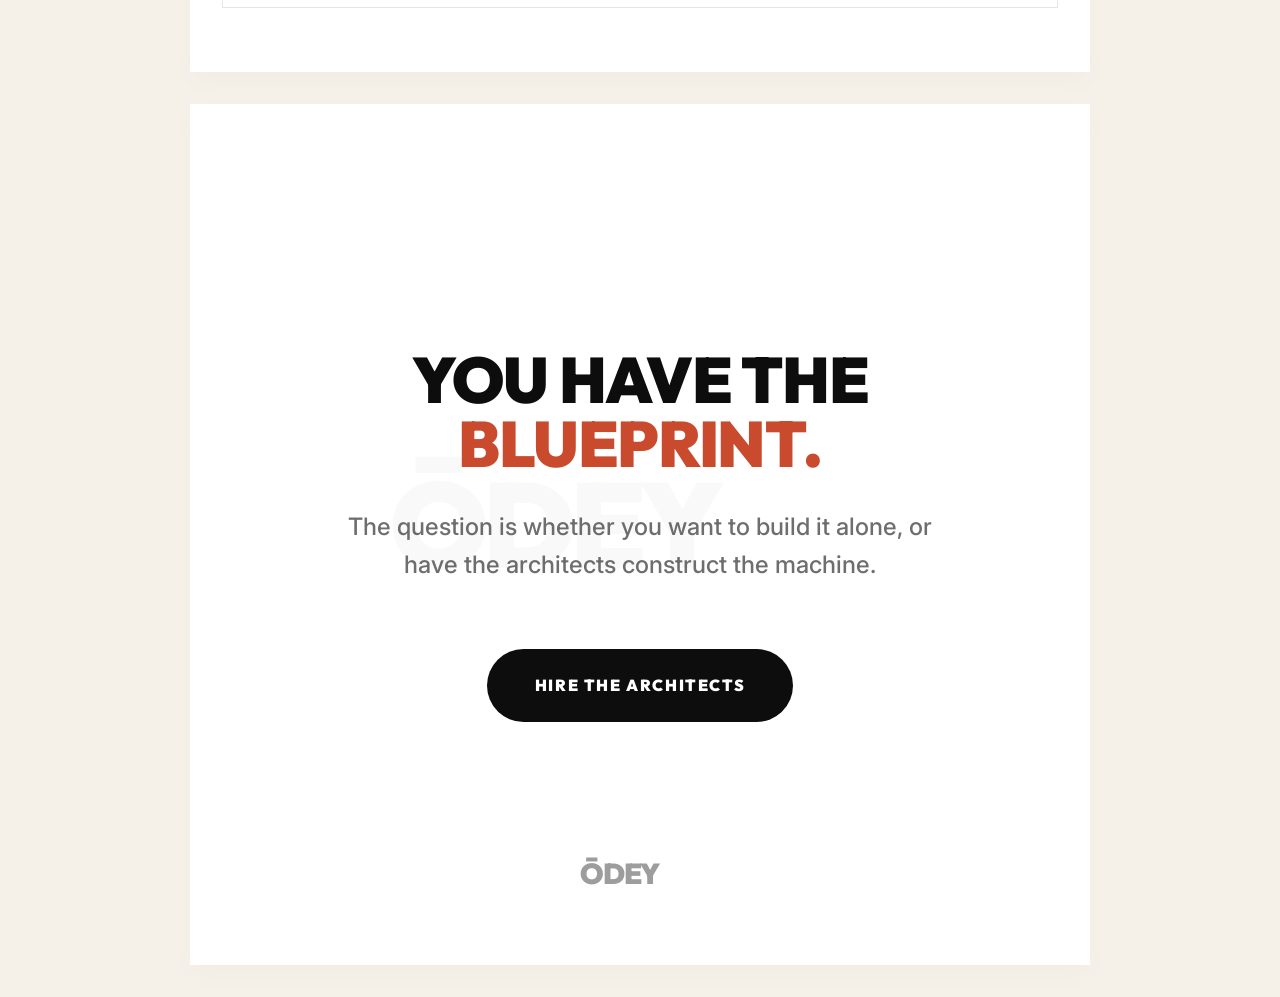
<file: public/personal-brand-launcher.html>
﻿<!DOCTYPE html>
<html lang="en">
<head>
    <meta charset="UTF-8">
    <meta name="viewport" content="width=device-width, initial-scale=1.0">
    <title>THE PERSONAL BRAND LAUNCHER | ŌDEY</title>
    <link rel="preconnect" href="https://fonts.googleapis.com">
    <link rel="preconnect" href="https://fonts.gstatic.com" crossorigin>
    <link href="https://fonts.googleapis.com/css2?family=Inter:wght@400;500;700;900&family=Outfit:wght@900&display=swap" rel="stylesheet">
    <style>
        :root {
            --bg-color: #F5F0E8;
            --text-color: #0D0D0D;
            --accent: #C94A2C;
            --border: rgba(13, 13, 13, 0.1);
        }

        * {
            box-sizing: border-box;
            margin: 0;
            padding: 0;
        }

        body {
            font-family: 'Inter', sans-serif;
            background-color: var(--bg-color);
            color: var(--text-color);
            line-height: 1.6;
            -webkit-font-smoothing: antialiased;
        }

        h1, h2, h3, h4, h5 {
            font-family: 'Outfit', sans-serif;
            font-weight: 900;
            text-transform: uppercase;
            line-height: 1;
            letter-spacing: -0.02em;
        }

        /* Layout & Pages */
        .page {
            max-width: 900px;
            margin: 0 auto;
            padding: 4rem 2rem;
            position: relative;
            background-color: #fff;
            margin-bottom: 2rem;
            box-shadow: 0 10px 30px rgba(0,0,0,0.02);
        }

        .header-bar {
            display: flex;
            justify-content: space-between;
            align-items: center;
            border-bottom: 2px solid var(--text-color);
            padding-bottom: 1rem;
            margin-bottom: 4rem;
        }

        .header-bar .logo svg {
            height: 24px;
            fill: var(--text-color);
        }

        .header-bar .doc-title {
            font-size: 0.6rem;
            font-weight: 900;
            letter-spacing: 0.3em;
            color: rgba(13,13,13,0.5);
            text-transform: uppercase;
        }

        .watermark {
            position: absolute;
            top: 50%;
            left: 50%;
            transform: translate(-50%, -50%);
            opacity: 0.02;
            z-index: 0;
            pointer-events: none;
            width: 80%;
        }

        .watermark svg {
            width: 100%;
            height: auto;
            fill: var(--text-color);
        }

        .content {
            position: relative;
            z-index: 10;
        }

        /* Typography Utilities */
        .title-hero {
            font-size: 5rem;
            margin-bottom: 2rem;
        }

        .title-hero span {
            color: var(--accent);
        }

        .subtitle {
            font-size: 1.5rem;
            font-weight: 500;
            color: rgba(13,13,13,0.6);
            max-width: 600px;
            margin-bottom: 4rem;
        }

        .section-title {
            font-size: 3rem;
            margin-bottom: 1rem;
            padding-bottom: 1rem;
            border-bottom: 1px solid var(--border);
        }

        .subsection-title {
            font-size: 1.5rem;
            margin-top: 3rem;
            margin-bottom: 1.5rem;
            color: var(--accent);
        }

        p {
            margin-bottom: 1.5rem;
            font-size: 1.1rem;
        }

        .callout {
            background-color: var(--text-color);
            color: #fff;
            padding: 2rem;
            border-left: 8px solid var(--accent);
            margin: 2rem 0;
            font-weight: 700;
            font-size: 1.2rem;
        }

        /* Worksheets & Tables */
        table {
            width: 100%;
            border-collapse: collapse;
            margin: 2rem 0;
            font-size: 0.9rem;
        }

        th {
            background-color: var(--text-color);
            color: #fff;
            text-align: left;
            padding: 1rem;
            font-family: 'Outfit', sans-serif;
            text-transform: uppercase;
            letter-spacing: 0.1em;
        }

        td {
            padding: 1rem;
            border: 1px solid var(--border);
        }

        tr:nth-child(even) {
            background-color: rgba(0,0,0,0.02);
        }

        .checklist {
            list-style: none;
            margin: 2rem 0;
            padding: 2rem;
            background-color: rgba(201, 74, 44, 0.05); /* very light accent */
            border-radius: 1rem;
        }

        .checklist li {
            margin-bottom: 1rem;
            display: flex;
            align-items: flex-start;
            font-weight: 500;
        }

        .checklist li::before {
            content: '□';
            font-size: 1.5rem;
            margin-right: 1rem;
            color: var(--accent);
            line-height: 1;
        }

        .fill-blank {
            border-bottom: 2px dashed var(--border);
            display: inline-block;
            min-width: 200px;
            margin: 0 0.5rem;
        }

        .grid-2 {
            display: grid;
            grid-template-columns: 1fr 1fr;
            gap: 2rem;
            margin: 2rem 0;
        }

        .card {
            padding: 2rem;
            border: 1px solid var(--border);
            background: #fff;
        }

        .card h4 {
            font-size: 1.2rem;
            margin-bottom: 1rem;
            color: var(--accent);
        }

        /* Print CSS for PDF generation */
        @media print {
            body {
                background-color: #fff;
            }
            .page {
                box-shadow: none;
                margin: 0;
                padding: 1cm;
                max-width: 100%;
                width: 100%;
                page-break-after: always;
            }
            
            .no-page-break {
                page-break-inside: avoid;
            }

            table {
                page-break-inside: auto;
            }
            
            tr {
                page-break-inside: avoid;
                page-break-after: auto;
            }
        }
    </style>
</head>
<body>

    <!-- KODE SVG Logo Template for reuse -->
    <svg style="display: none;">
        <symbol id="kode-logo" viewBox="0 0 200 60">
            <text x="0" y="45" font-family="Outfit" font-weight="900" font-size="48" letter-spacing="-2px">ŌDEY</text>
        </symbol>
    </svg>

    <!-- PAGE 1: COVER -->
    <div class="page">
        <div class="watermark"><svg><use href="#kode-logo"></use></svg></div>
        
        <div class="header-bar">
            <div class="logo"><svg><use href="#kode-logo"></use></svg></div>
            <div class="doc-title">Framework V2.0</div>
        </div>

        <div class="content" style="margin-top: 20vh;">
            <p style="font-weight: 700; letter-spacing: 0.3em; font-size: 0.7rem; color: var(--accent); text-transform: uppercase;">A Strategic Blueprint</p>
            <h1 class="title-hero">The Personal<br>Brand <span>Launcher.</span></h1>
            <p class="subtitle">A complete system for building authentic, profitable personal brands and avoiding authority erosion.</p>
            
            <!-- Link to the Advanced Interactive Web Version -->
            <div class="callout" style="background-color: #0D0D0D; color: #fff; padding: 1.5rem; text-align: center; border-radius: 1rem; border-left: none; margin-top: 2rem;">
                <h4 style="margin-bottom: 0.5rem; color: #C94A2C; letter-spacing: 0.1em;">Prefer not to write?</h4>
                <p style="margin-bottom: 0; font-size: 1rem; font-weight: 500;">Use the <a href="/advanced-brand-launcher" target="_blank" style="color: #fff; text-decoration: underline; text-decoration-color: #C94A2C; font-weight: 900;">Interactive Launch Tool</a> for tailored, strategic clarity so you don't have to write anything manually.</p>
            </div>

            <table style="max-width: 400px; margin-top: 8vh;">
                <tr>
                    <td style="font-weight: 900; font-size: 0.7rem; letter-spacing: 0.2em; text-transform: uppercase;">Architected By</td>
                    <td style="font-weight: 500;">ŌDEY Brand Studio</td>
                </tr>
                <tr>
                    <td style="font-weight: 900; font-size: 0.7rem; letter-spacing: 0.2em; text-transform: uppercase;">Focus</td>
                    <td style="font-weight: 500;">Strategy / Positioning</td>
                </tr>
            </table>
        </div>
    </div>

    <!-- PAGE 2: INNER CORE -->
    <div class="page">
        <div class="watermark"><svg><use href="#kode-logo"></use></svg></div>
        <div class="content">
            <h2 class="section-title">Phase I: The Inner Core</h2>
            <div class="callout">
                "Your personal brand is the intersection of who you truly are and what the world needs from you."
            </div>

            <h3 class="subsection-title">01. The Authenticity Audit</h3>
            <p>What are you doing when no one is watching? Authenticity isn't oversharing—it's alignment between your inner reality and external output.</p>
            
            <table>
                <tr>
                    <th>Public Persona</th>
                    <th>Private Reality</th>
                    <th>Gap Analysis</th>
                </tr>
                <tr>
                    <td><div style="min-height: 40px;"></div></td>
                    <td></td>
                    <td></td>
                </tr>
                <tr>
                    <td><div style="min-height: 40px;"></div></td>
                    <td></td>
                    <td></td>
                </tr>
                <tr>
                    <td><div style="min-height: 40px;"></div></td>
                    <td></td>
                    <td></td>
                </tr>
            </table>

            <h3 class="subsection-title">02. Talent Stack Framework</h3>
            <p>You don't need to be world-class at one thing. A unique combination of 3-4 above-average skills is infinitely more valuable.</p>
            <ul class="checklist">
                <li>What comes effortlessly to me that others struggle with?</li>
                <li>What flaws make me human and approachable?</li>
                <li>What have I invested 1,000+ hours learning?</li>
                <li>What truths do I hold back in fear of judgment?</li>
            </ul>

            <h3 class="subsection-title">03. Core Identity Synthesis</h3>
            <div class="card no-page-break">
                <h4>The Identity Statement Formula</h4>
                <p style="line-height: 2.5; font-size: 1.2rem; font-weight: 500;">
                    I am someone who <span class="fill-blank"></span> (strength) to help <span class="fill-blank"></span> (audience) achieve <span class="fill-blank"></span> (transformation) through <span class="fill-blank"></span> (unique approach) because I believe in <span class="fill-blank"></span> (core value).
                </p>
            </div>
        </div>
    </div>

    <!-- PAGE 3: THE FIGHT -->
    <div class="page">
        <div class="watermark"><svg><use href="#kode-logo"></use></svg></div>
        <div class="header-bar">
            <div class="logo"><svg><use href="#kode-logo"></use></svg></div>
            <div class="doc-title">Phase II</div>
        </div>

        <div class="content">
            <h2 class="section-title">Phase II: The Fight</h2>
            <div class="callout">
                "Your brand is defined as much by what you oppose as what you support."
            </div>

            <p>What frustrates you reveals your mission. The goal is to aggressively define what you stand against to naturally polarize and magnetize the correct audience.</p>

            <h3 class="subsection-title">01. The Contrarian Matrix</h3>
            <table>
                <tr>
                    <th>Industry Standard</th>
                    <th>Why It Exists</th>
                    <th>My Opposite Approach</th>
                </tr>
                <tr>
                    <td><em>e.g. Hustle culture</em></td>
                    <td><em>Glorifies output</em></td>
                    <td><em>Results through constraints</em></td>
                </tr>
                <tr>
                    <td><div style="min-height: 40px;"></div></td>
                    <td></td>
                    <td></td>
                </tr>
                <tr>
                    <td><div style="min-height: 40px;"></div></td>
                    <td></td>
                    <td></td>
                </tr>
            </table>

            <h3 class="subsection-title">02. Positioning Statement</h3>
            <div class="card no-page-break">
                <p style="line-height: 2.5; font-size: 1.2rem; font-weight: 500;">
                    I help <span class="fill-blank"></span> achieve <span class="fill-blank"></span> by <span class="fill-blank"></span> unlike competitors who <span class="fill-blank"></span>, because I believe <span class="fill-blank"></span>.
                </p>
            </div>
        </div>
    </div>

    <!-- PAGE 4: TRUST & LEAP -->
    <div class="page">
        <div class="watermark"><svg><use href="#kode-logo"></use></svg></div>
        <div class="header-bar">
            <div class="logo"><svg><use href="#kode-logo"></use></svg></div>
            <div class="doc-title">Phase III</div>
        </div>

        <div class="content">
            <h2 class="section-title">Phase III: The LEAP Framework</h2>
            <p>People don't buy what you do, they buy why you do it—and whether they trust you. Trust is architected through the LEAP sequence.</p>

            <div class="grid-2 no-page-break">
                <div class="card">
                    <h4>(L) Logic</h4>
                    <p><strong>Credibility through clarity.</strong><br>Can someone follow your thought process? Do you use frameworks? Confusion destroys trust immediately.</p>
                </div>
                <div class="card">
                    <h4>(E) Empathy</h4>
                    <p><strong>Understanding creates connection.</strong><br>Do you reflect their pain accurately? Use "You" more than "I"? Meet them exactly where they are?</p>
                </div>
                <div class="card">
                    <h4>(A) Authenticity</h4>
                    <p><strong>Genuine presence.</strong><br>Embrace imperfection. Share learned lessons, not unprocessed trauma. Your flaws make your expertise believable.</p>
                </div>
                <div class="card">
                    <h4>(P) Purpose</h4>
                    <p><strong>Mission beyond self.</strong><br>Why should they follow you? What change are you driving? Purpose converts followers into believers.</p>
                </div>
            </div>

            <h3 class="subsection-title">The Magnetic Trust Equation</h3>
            <div class="callout" style="text-align: center; font-size: 1.5rem;">
                Loyalty = (Authority + Consistency + Warmth) - Self-Focus
            </div>
        </div>
    </div>

    <!-- PAGE 5: EXECUTION -->
    <div class="page">
        <div class="watermark"><svg><use href="#kode-logo"></use></svg></div>
        <div class="header-bar">
            <div class="logo"><svg><use href="#kode-logo"></use></svg></div>
            <div class="doc-title">Execution</div>
        </div>

        <div class="content">
            <h2 class="section-title">Execution Mechanics</h2>

            <h3 class="subsection-title">The 70/20/10 Content Matrix</h3>
            <table>
                <tr>
                    <th width="15%">Split</th>
                    <th>Focus</th>
                    <th>Purpose</th>
                </tr>
                <tr>
                    <td><strong>70%</strong></td>
                    <td>Core Pillars</td>
                    <td>Deep, evergreen logic demonstrating expertise and LEAP alignment.</td>
                </tr>
                <tr>
                    <td><strong>20%</strong></td>
                    <td>Experimental</td>
                    <td>Testing new formats, ideas, or adjacent audiences.</td>
                </tr>
                <tr>
                    <td><strong>10%</strong></td>
                    <td>Trend/Viral</td>
                    <td>Pure reach amplification by intercepting cultural momentum.</td>
                </tr>
            </table>

            <h3 class="subsection-title">Distribution Prism (PESO)</h3>
            <ul class="checklist">
                <li><strong>Paid:</strong> Paid acquisition/ads (Speed).</li>
                <li><strong>Earned:</strong> PR, press mentions, podcast interviews (Authority).</li>
                <li><strong>Shared:</strong> Social platforms, influencers (Reach).</li>
                <li><strong>Owned:</strong> Newsletter, Website, Private Community (Control).</li>
            </ul>

            <h3 class="subsection-title">The Content Multiplication System</h3>
            <p>One flagship idea becomes a dozen assets. Stop creating from scratch.</p>
            <div class="card no-page-break">
                <strong>1 Flagship Asset</strong> (Essay/Video) →<br>
                <strong>3 Core Extracts</strong> (Frameworks/Quotes) →<br>
                <strong>10 Micro Assets</strong> (Reels, Threads, Carousels)
            </div>
        </div>
    </div>

    <!-- PAGE 6: CONCLUSION / CTA -->
    <div class="page">
        <div class="watermark"><svg><use href="#kode-logo"></use></svg></div>
        
        <div class="content" style="margin-top: 20vh; text-align: center;">
            <h2 class="title-hero" style="font-size: 4rem;">You have the <br><span>Blueprint.</span></h2>
            <p class="subtitle" style="margin: 0 auto; margin-bottom: 4rem;">The question is whether you want to build it alone, or have the architects construct the machine.</p>

            <a href="https://kodestudio.com/contact" style="display: inline-block; background: var(--text-color); color: #fff; text-decoration: none; padding: 1.5rem 3rem; border-radius: 3rem; font-family: 'Outfit'; font-weight: 900; text-transform: uppercase; letter-spacing: 0.1em; transition: background 0.3s ease;">
                Hire The Architects
            </a>
            
            <div style="margin-top: 15vh; opacity: 0.4;">
                <svg viewBox="0 0 200 60" style="width: 120px; fill: var(--text-color);">
                    <use href="#kode-logo"></use>
                </svg>
            </div>
        </div>
    </div>

</body>
</html>
</file>
